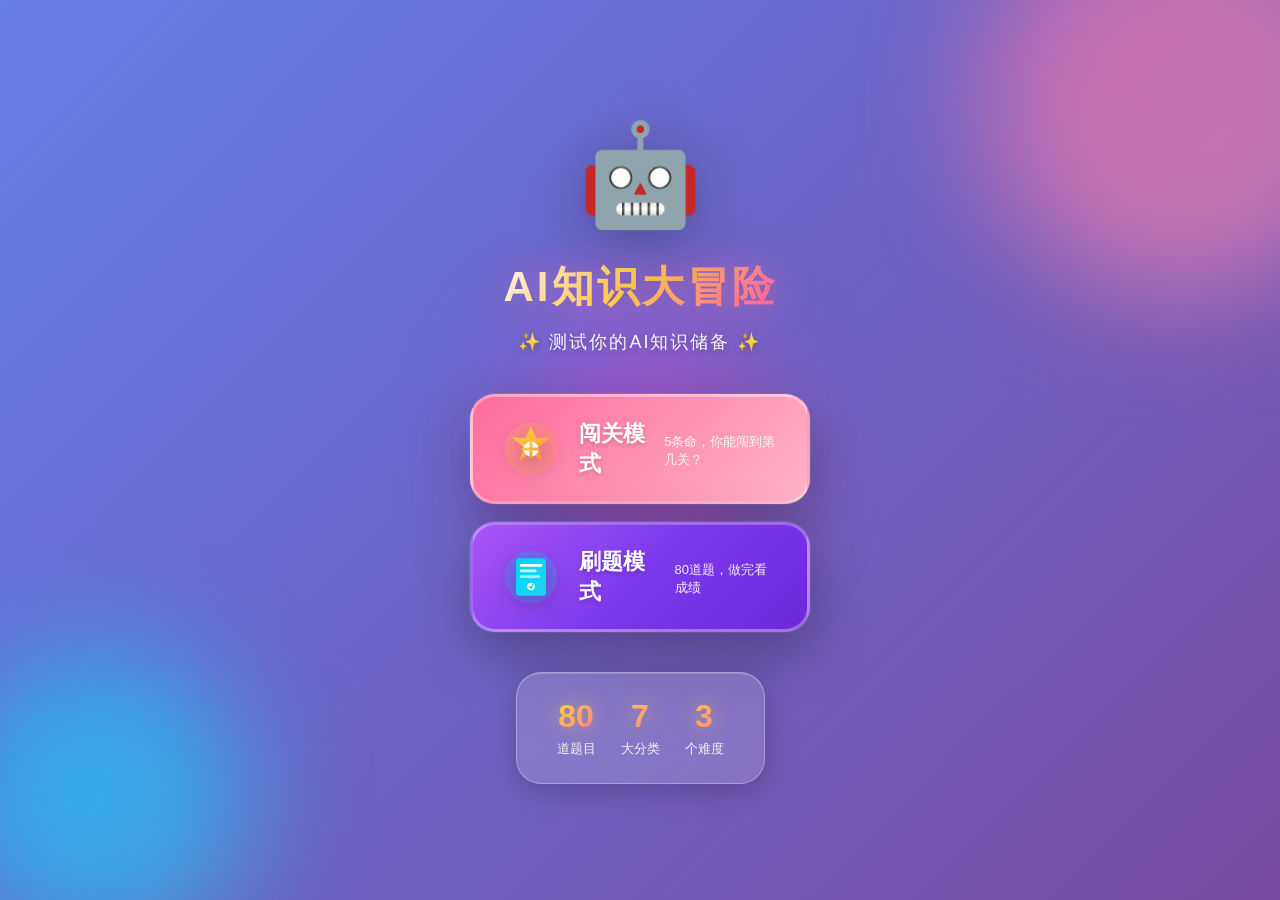
<file: AI game/index.html>
<!DOCTYPE html>
<html lang="zh-CN">
<head>
    <meta charset="UTF-8">
    <meta name="viewport" content="width=device-width, initial-scale=1.0, user-scalable=no">
    <title>AI知识大冒险</title>
    <link rel="stylesheet" href="style.css">
</head>
<body>
    <!-- 背景装饰 -->
    <div class="bg-decoration">
        <div class="bg-circle bg-circle-1"></div>
        <div class="bg-circle bg-circle-2"></div>
        <div class="bg-circle bg-circle-3"></div>
    </div>

    <!-- 主菜单 -->
    <div id="menu-screen" class="screen active">
        <div class="logo">
            <div class="logo-icon">🤖</div>
            <h1>AI知识大冒险</h1>
            <p class="subtitle">✨ 测试你的AI知识储备 ✨</p>
        </div>
        <div class="menu-buttons">
            <button class="btn btn-primary" onclick="showRules('level')">
                <span class="btn-icon">
                    <svg viewBox="0 0 64 64" fill="none" xmlns="http://www.w3.org/2000/svg">
                        <defs>
                            <linearGradient id="levelGrad" x1="0%" y1="0%" x2="100%" y2="100%">
                                <stop offset="0%" style="stop-color:#FFD93D"/>
                                <stop offset="100%" style="stop-color:#FF8C42"/>
                            </linearGradient>
                        </defs>
                        <circle cx="32" cy="32" r="28" fill="url(#levelGrad)" opacity="0.2"/>
                        <path d="M32 8L38 20H52L40 30L44 44L32 36L20 44L24 30L12 20H26L32 8Z" fill="url(#levelGrad)"/>
                        <circle cx="32" cy="32" r="8" fill="white"/>
                        <path d="M32 24V40M24 32H40" stroke="url(#levelGrad)" stroke-width="3" stroke-linecap="round"/>
                    </svg>
                </span>
                <span class="btn-text">闯关模式</span>
                <span class="btn-desc">5条命，你能闯到第几关？</span>
            </button>
            <button class="btn btn-secondary" onclick="showRules('practice')">
                <span class="btn-icon">
                    <svg viewBox="0 0 64 64" fill="none" xmlns="http://www.w3.org/2000/svg">
                        <defs>
                            <linearGradient id="practiceGrad" x1="0%" y1="0%" x2="100%" y2="100%">
                                <stop offset="0%" style="stop-color:#00D4FF"/>
                                <stop offset="100%" style="stop-color:#22D3EE"/>
                            </linearGradient>
                        </defs>
                        <circle cx="32" cy="32" r="28" fill="url(#practiceGrad)" opacity="0.2"/>
                        <rect x="16" y="12" width="32" height="40" rx="4" fill="url(#practiceGrad)"/>
                        <rect x="20" y="18" width="24" height="3" rx="1.5" fill="white"/>
                        <rect x="20" y="24" width="18" height="3" rx="1.5" fill="white" opacity="0.8"/>
                        <rect x="20" y="30" width="22" height="3" rx="1.5" fill="white" opacity="0.6"/>
                        <circle cx="32" cy="42" r="4" fill="white"/>
                        <path d="M30 42L32 44L34 40" stroke="url(#practiceGrad)" stroke-width="1.5" stroke-linecap="round" stroke-linejoin="round"/>
                    </svg>
                </span>
                <span class="btn-text">刷题模式</span>
                <span class="btn-desc">80道题，做完看成绩</span>
            </button>
        </div>
        <div class="stats-preview">
            <div class="stat-item">
                <span class="stat-number">80</span>
                <span class="stat-label">道题目</span>
            </div>
            <div class="stat-item">
                <span class="stat-number">7</span>
                <span class="stat-label">大分类</span>
            </div>
            <div class="stat-item">
                <span class="stat-number">3</span>
                <span class="stat-label">个难度</span>
            </div>
        </div>
    </div>

    <!-- 游戏界面 -->
    <div id="game-screen" class="screen">
        <div class="game-header">
            <div class="header-left">
                <button class="back-btn" onclick="backToMenu()">← 返回</button>
            </div>
            <div class="header-center">
                <div id="mode-badge" class="mode-badge">闯关模式</div>
            </div>
            <div class="header-right">
                <div id="lives-display" class="lives-display">
                    <span class="heart">❤️</span>
                    <span id="lives-count">5</span>
                </div>
            </div>
        </div>

        <div class="progress-section">
            <div class="progress-info">
                <span id="question-counter">第 1 / 80 题</span>
                <span id="score-display">得分: 0</span>
            </div>
            <div class="progress-bar">
                <div id="progress-fill" class="progress-fill"></div>
            </div>
        </div>

        <div class="question-section">
            <div id="category-tag" class="category-tag">🤖 AI基础概念</div>
            <div id="difficulty-tag" class="difficulty-tag">⭐ 入门</div>
            <div id="question-text" class="question-text">这里是题目内容...</div>
        </div>

        <div id="options-container" class="options-container">
            <!-- 选项会动态生成 -->
        </div>

        <div id="feedback-section" class="feedback-section hidden">
            <div id="feedback-icon" class="feedback-icon"></div>
            <div id="feedback-text" class="feedback-text"></div>
            <div id="explanation-text" class="explanation-text"></div>
            <button id="next-btn" class="btn btn-next" onclick="nextQuestion()">下一题 →</button>
        </div>
    </div>

    <!-- 结果页面 -->
    <div id="result-screen" class="screen">
        <div class="result-content">
            <div id="result-icon" class="result-icon">🎉</div>
            <h2 id="result-title">太棒了！</h2>
            <div id="result-stats" class="result-stats">
                <!-- 动态生成 -->
            </div>
            <div class="result-message" id="result-message">
                <!-- 动态生成 -->
            </div>
            <div class="result-buttons">
                <button class="btn btn-primary" onclick="restartGame()">
                    <span class="btn-icon">🔄</span>
                    <span class="btn-text">再来一次</span>
                </button>
                <button class="btn btn-secondary" onclick="backToMenu()">
                    <span class="btn-icon">🏠</span>
                    <span class="btn-text">返回首页</span>
                </button>
            </div>
        </div>
    </div>

    <!-- 游戏结束（闯关模式） -->
    <div id="gameover-screen" class="screen">
        <div class="result-content">
            <div class="result-icon">😢</div>
            <h2>游戏结束</h2>
            <div id="gameover-stats" class="result-stats">
                <!-- 动态生成 -->
            </div>
            <div class="result-message" id="gameover-message">
                <!-- 动态生成 -->
            </div>
            <div class="result-buttons">
                <button class="btn btn-primary" onclick="restartGame()">
                    <span class="btn-icon">🔄</span>
                    <span class="btn-text">重新挑战</span>
                </button>
                <button class="btn btn-secondary" onclick="backToMenu()">
                    <span class="btn-icon">🏠</span>
                    <span class="btn-text">返回首页</span>
                </button>
            </div>
        </div>
    </div>

    <!-- 游戏规则弹窗 -->
    <div id="rules-modal" class="modal hidden">
        <div class="modal-content">
            <div class="modal-header">
                <div id="modal-icon" class="modal-icon">🎮</div>
                <h2 id="modal-title">游戏规则</h2>
            </div>
            <div id="modal-body" class="modal-body">
                <!-- 动态生成 -->
            </div>
            <button class="btn btn-confirm" onclick="confirmRules()">我知道了，开始游戏</button>
        </div>
    </div>

    <script src="game.js"></script>
</body>
</html>
</file>
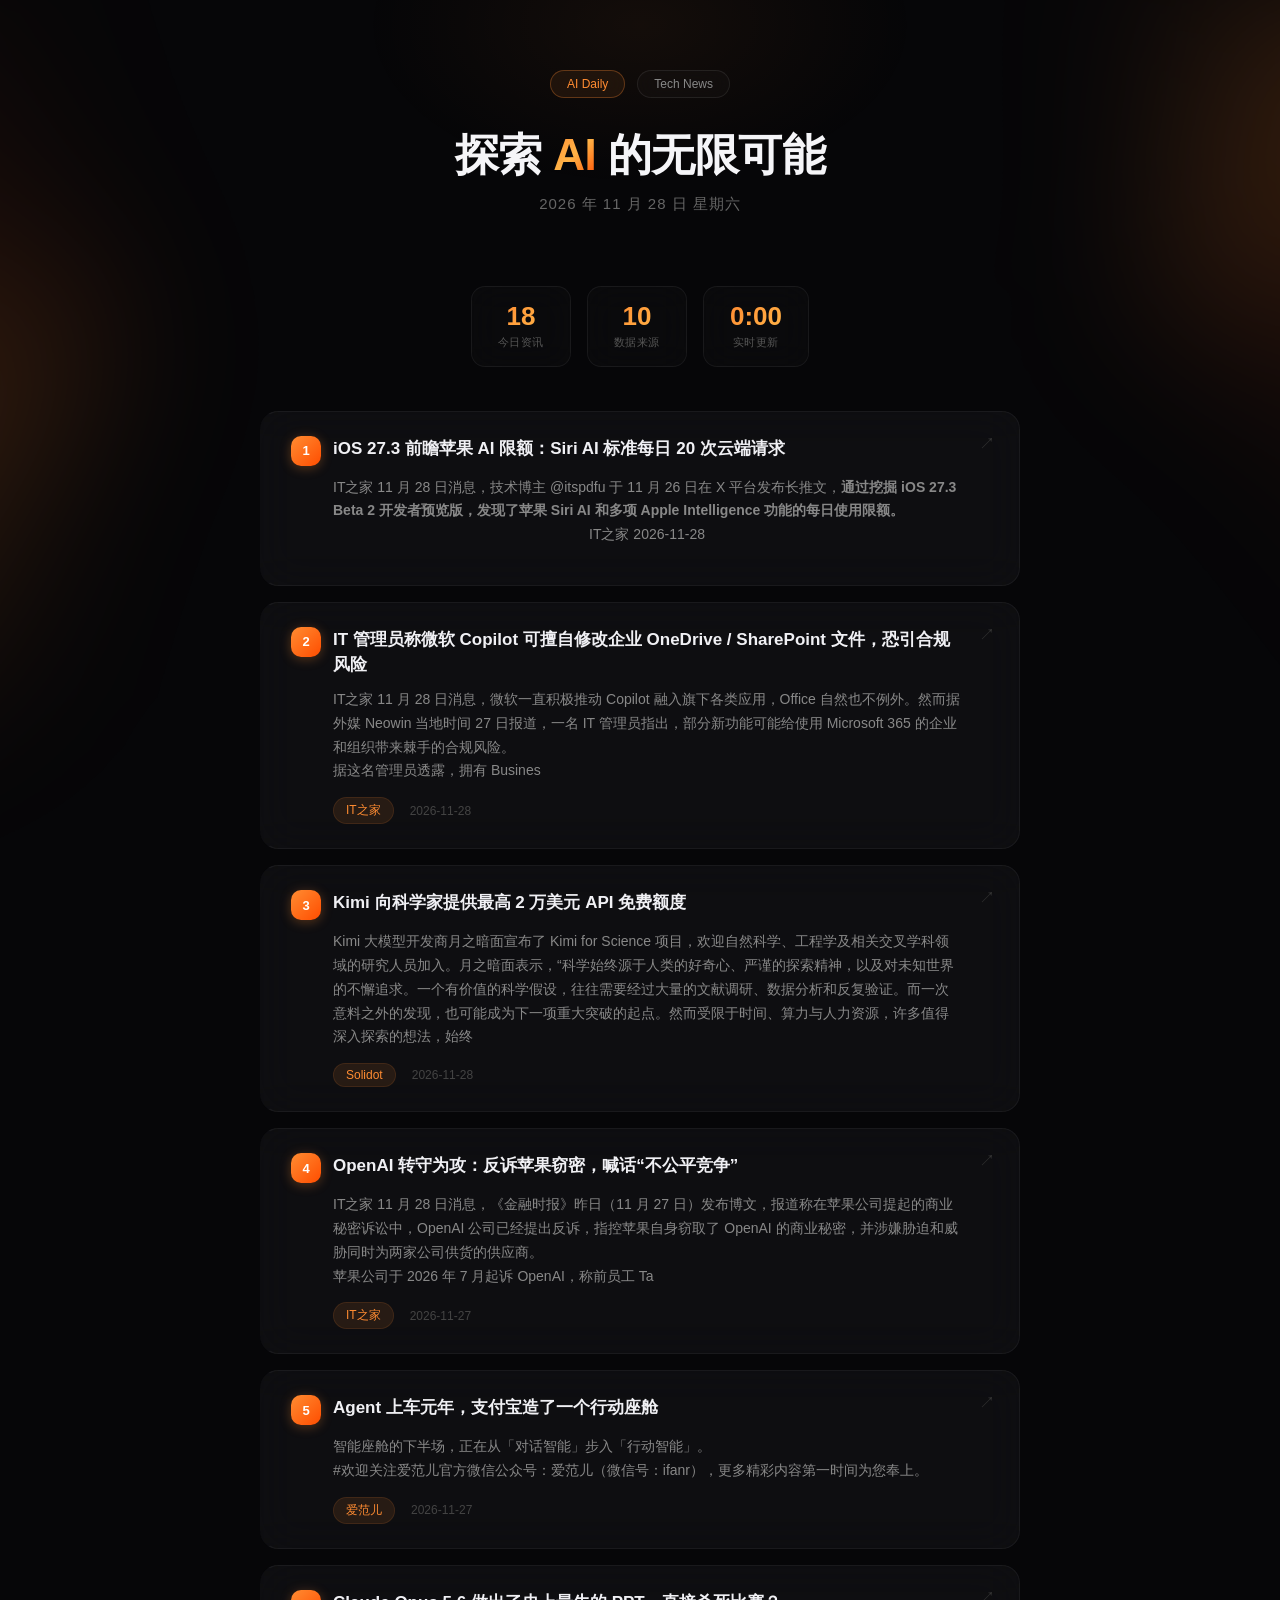
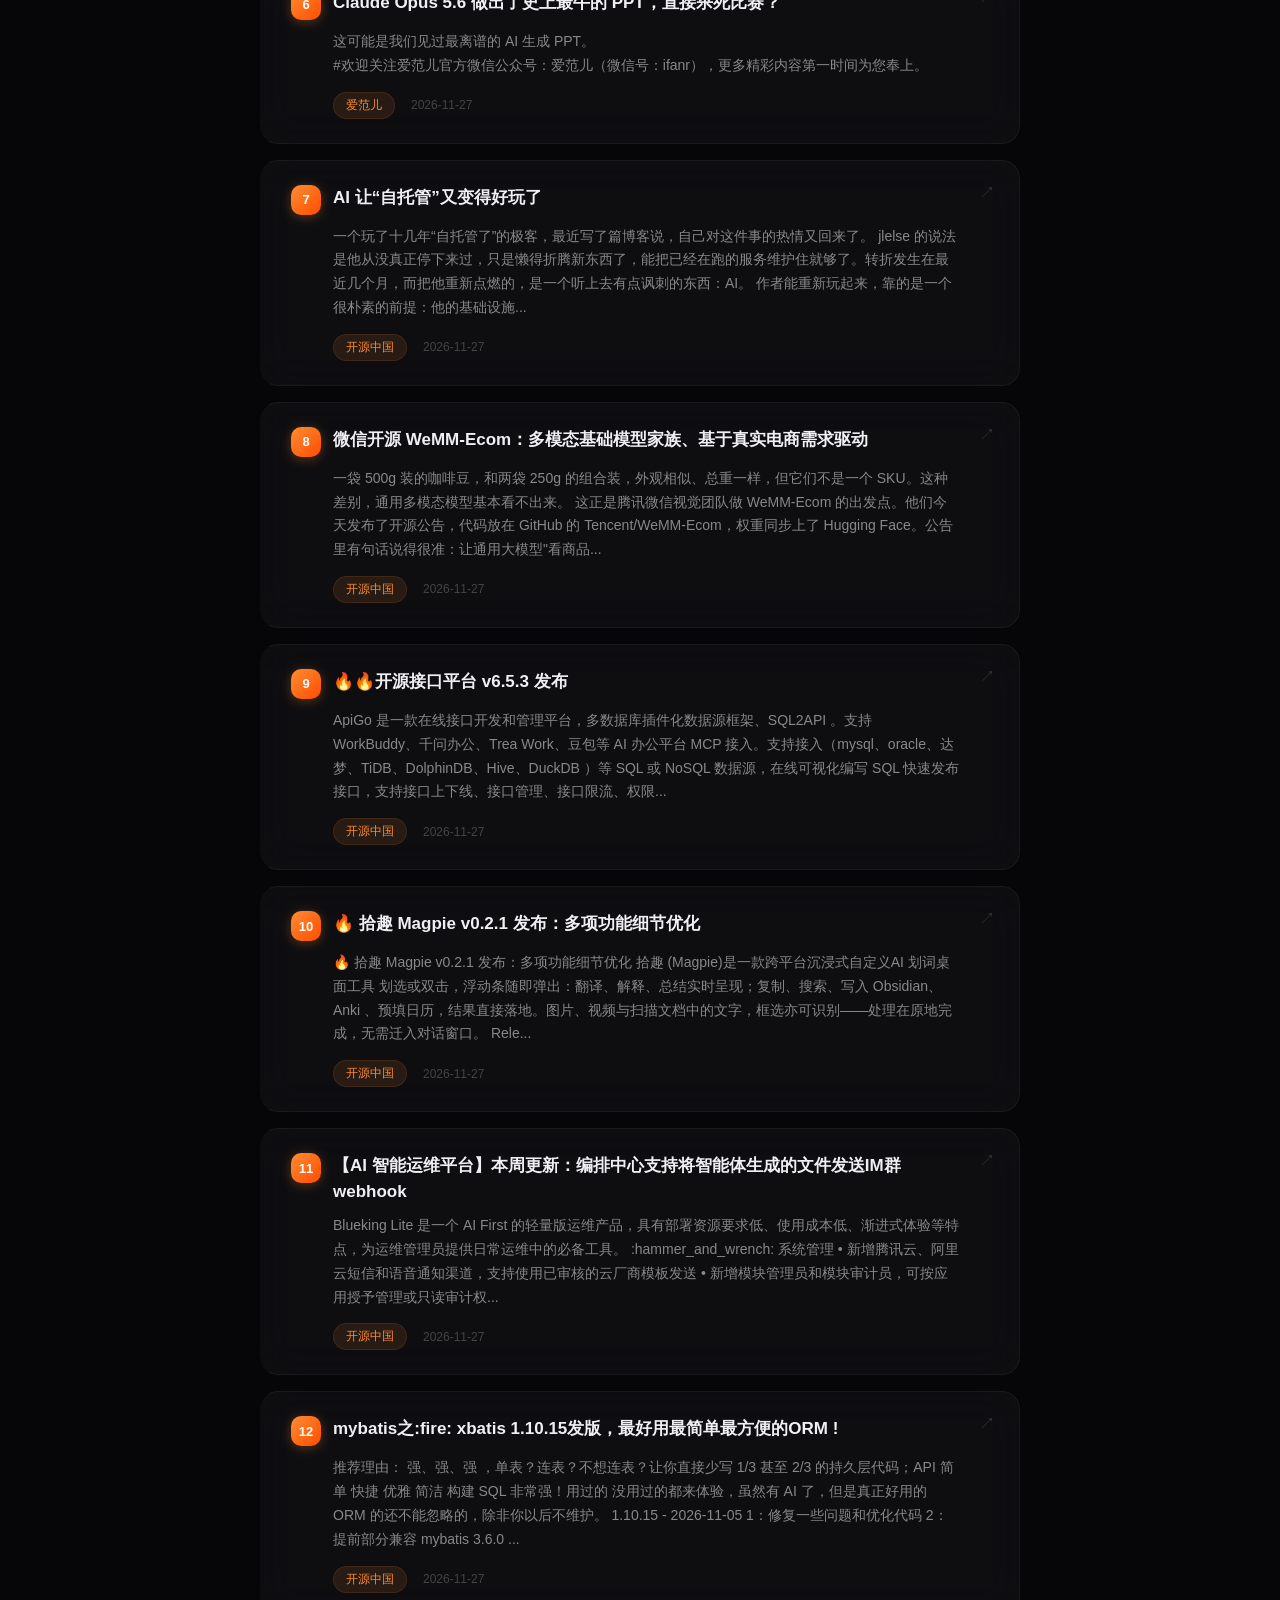
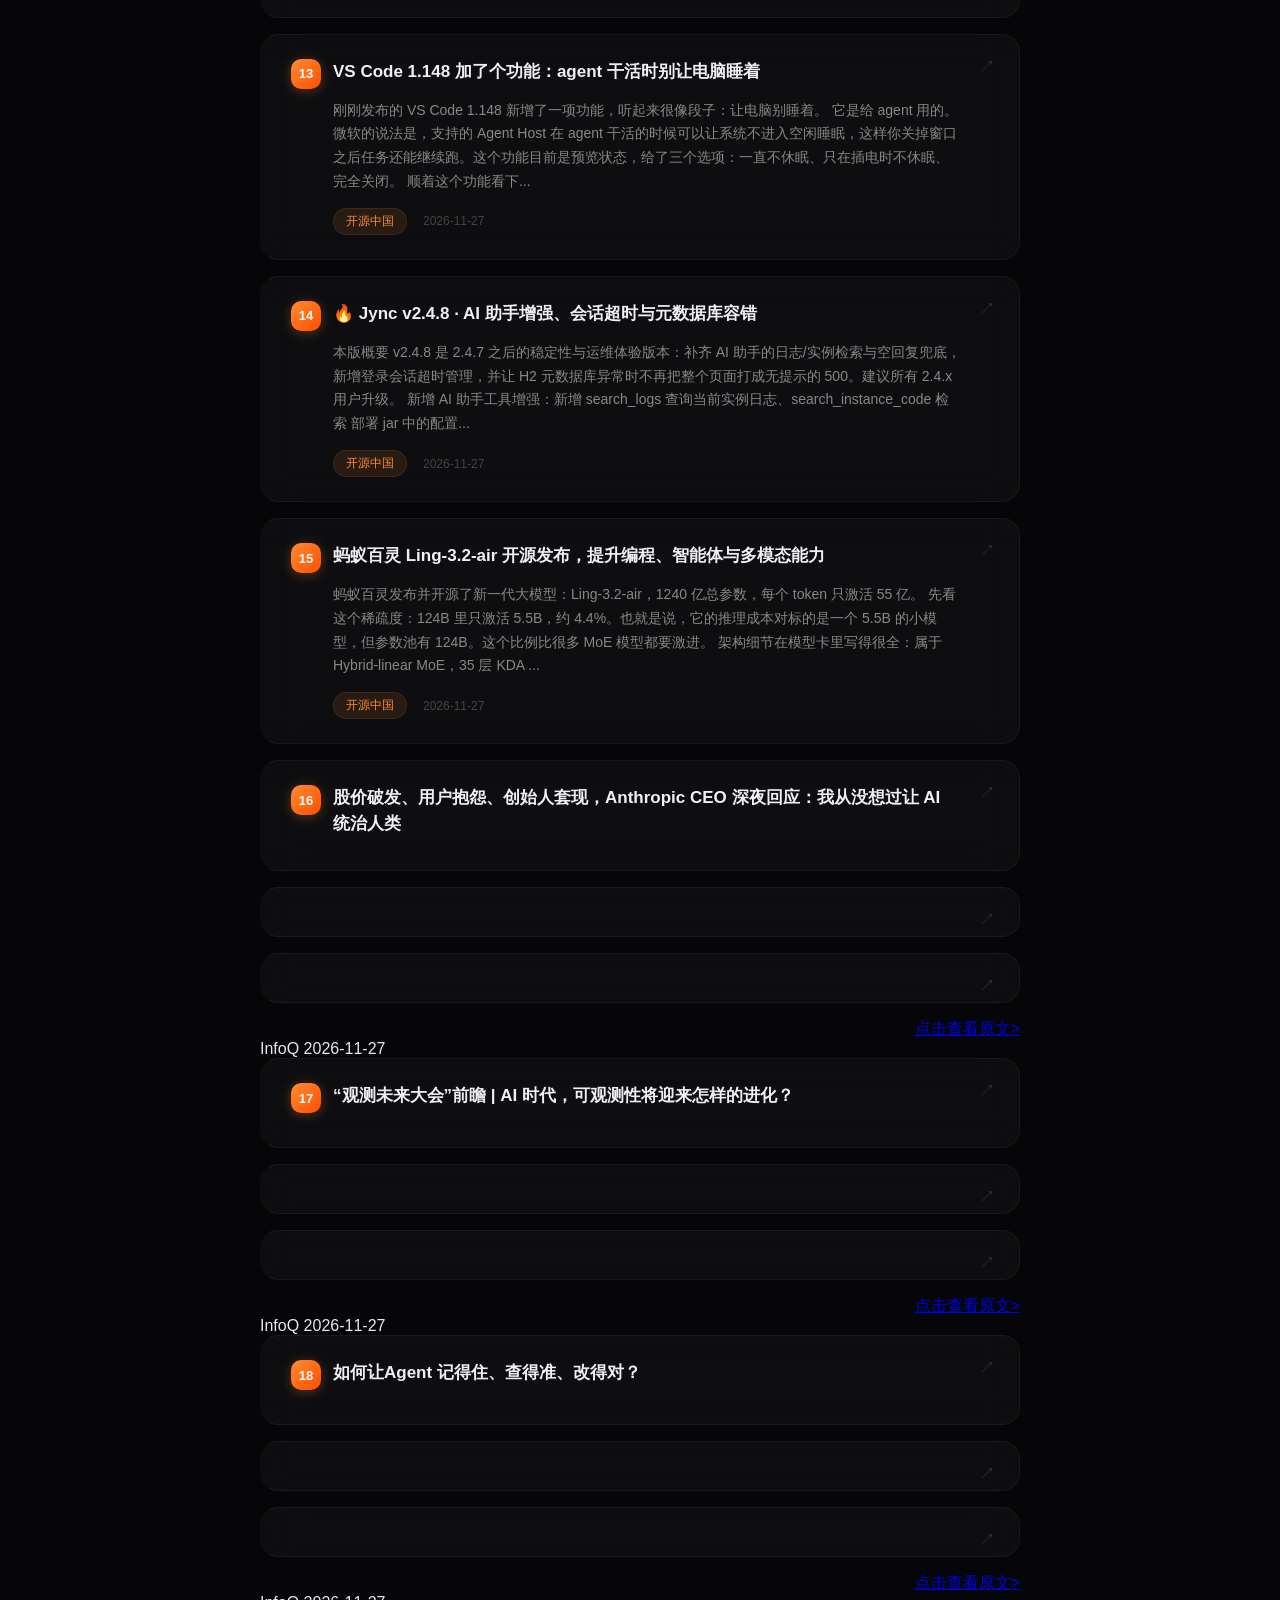
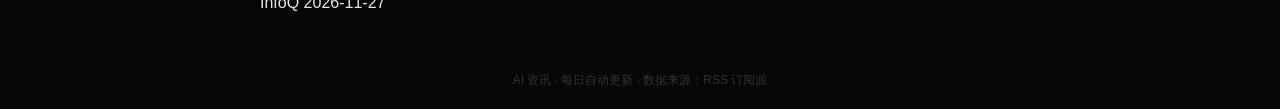
<file: News_Project/index.html>
<!DOCTYPE html>
<html lang="zh-CN">
<head>
<meta charset="UTF-8">
<meta name="viewport" content="width=device-width, initial-scale=1.0">
<title>今日 AI 资讯</title>
<style>
  * { margin: 0; padding: 0; box-sizing: border-box; }

  body {
    font-family: -apple-system, BlinkMacSystemFont, "Segoe UI", "PingFang SC", "Microsoft YaHei", sans-serif;
    background: #060608;
    color: #e8e8ec;
    min-height: 100vh;
    position: relative;
    overflow-x: hidden;
  }

  /* ========== 全局背景光效层 ========== */
  .bg-lights {
    position: fixed;
    inset: 0;
    pointer-events: none;
    z-index: 0;
    overflow: hidden;
  }

  .bg-lights .beam-left {
    position: absolute;
    top: -5%;
    left: -30%;
    width: 80vw;
    height: 80vh;
    background: conic-gradient(from 200deg at 50% 50%, transparent 0deg, rgba(255, 130, 40, 0.20) 50deg, rgba(255, 90, 20, 0.10) 100deg, transparent 160deg);
    filter: blur(80px);
    transform: rotate(-10deg);
  }

  .bg-lights .beam-right {
    position: absolute;
    top: -5%;
    right: -30%;
    width: 80vw;
    height: 80vh;
    background: conic-gradient(from -20deg at 50% 50%, transparent 0deg, rgba(255, 130, 40, 0.20) 50deg, rgba(255, 90, 20, 0.10) 100deg, transparent 160deg);
    filter: blur(80px);
    transform: rotate(10deg);
  }

  .bg-lights .glow-top {
    position: absolute;
    top: -150px;
    left: 50%;
    transform: translateX(-50%);
    width: 600px;
    height: 350px;
    background: radial-gradient(ellipse, rgba(255, 140, 50, 0.06) 0%, transparent 65%);
  }

  .container {
    max-width: 800px;
    margin: 0 auto;
    position: relative;
    z-index: 1;
    padding: 0 20px;
  }

  /* ========== Hero 头部区域 ========== */
  .hero {
    text-align: center;
    padding: 70px 0 36px;
    position: relative;
  }

  /* 顶部标签 pills */
  .hero .top-pills {
    display: inline-flex;
    align-items: center;
    gap: 12px;
    margin-bottom: 32px;
  }

  .hero .pill {
    display: inline-flex;
    align-items: center;
    gap: 6px;
    padding: 6px 16px;
    border-radius: 100px;
    font-size: 12px;
    font-weight: 500;
    border: 1px solid rgba(255, 255, 255, 0.08);
    background: rgba(255, 255, 255, 0.02);
    color: #888;
    backdrop-filter: blur(12px);
    transition: all 0.3s;
    cursor: default;
  }

  .hero .pill.pill-active {
    border-color: rgba(255, 140, 50, 0.30);
    background: rgba(255, 140, 50, 0.08);
    color: #ff8c32;
  }

  /* 大标题 - 白 + 橙渐变 */
  .hero h1 {
    font-size: 44px;
    font-weight: 700;
    color: #f5f5f8;
    line-height: 1.15;
    margin-bottom: 14px;
    letter-spacing: -0.5px;
  }

  .hero h1 .highlight {
    background: linear-gradient(135deg, #ff8c32 0%, #ffb347 50%, #ff4d00 100%);
    -webkit-background-clip: text;
    -webkit-text-fill-color: transparent;
    background-clip: text;
  }

  /* 日期副标题 */
  .hero .date {
    font-size: 15px;
    color: #666;
    letter-spacing: 1px;
    margin-bottom: 36px;
  }

  /* ========== 统计条（微透明框） ========== */
  .stats-bar {
    display: flex;
    justify-content: center;
    gap: 16px;
    margin-bottom: 44px;
    flex-wrap: wrap;
  }

  .stat-item {
    text-align: center;
    padding: 16px 26px;
    min-width: 100px;
    background: rgba(255, 255, 255, 0.02);
    border: 1px solid rgba(255, 255, 255, 0.06);
    border-radius: 14px;
    backdrop-filter: blur(16px);
    transition: all 0.3s;
  }

  .stat-item:hover {
    border-color: rgba(255, 140, 50, 0.18);
    background: rgba(255, 255, 255, 0.035);
    transform: translateY(-2px);
  }

  .stat-item .num {
    font-size: 26px;
    font-weight: 700;
    background: linear-gradient(135deg, #ff8c32 0%, #ffb347 100%);
    -webkit-background-clip: text;
    -webkit-text-fill-color: transparent;
    background-clip: text;
    line-height: 1;
    margin-bottom: 6px;
  }

  .stat-item .label {
    font-size: 11px;
    color: #555;
    font-weight: 500;
    letter-spacing: 0.5px;
  }

  /* 卡片 - 玻璃态暗色 */
  .card {
    background: rgba(255, 255, 255, 0.035);
    border-radius: 18px;
    padding: 24px 28px;
    margin-bottom: 16px;
    border: 1px solid rgba(255, 255, 255, 0.05);
    backdrop-filter: blur(20px) saturate(180%);
    transition: all 0.3s cubic-bezier(0.16, 1, 0.3, 1);
    border-left: 3px solid transparent;
    position: relative;
    overflow: hidden;
    cursor: pointer;
    display: block;
    text-decoration: none;
    color: inherit;
  }

  .card::before {
    content: '';
    position: absolute;
    top: 0;
    left: 0;
    right: 0;
    height: 1px;
    background: linear-gradient(90deg, transparent, rgba(255, 140, 50, 0.25), transparent);
    opacity: 0;
    transition: opacity 0.3s;
  }

  .card:hover {
    transform: translateY(-4px) scale(1.005);
    border-left-color: #ff8c32;
    box-shadow: 0 12px 40px rgba(255, 140, 50, 0.08), 0 0 60px rgba(255, 140, 50, 0.04);
    background: rgba(255, 255, 255, 0.055);
  }

  .card:hover::before {
    opacity: 1;
  }

  .card::after {
    content: "↗";
    position: absolute;
    top: 22px;
    right: 24px;
    font-size: 16px;
    color: #333;
    transition: all 0.3s;
  }

  .card:hover::after {
    color: #ff8c32;
    transform: translate(3px, -3px);
  }

  .card .card-header {
    display: flex;
    align-items: flex-start;
    gap: 12px;
    margin-bottom: 10px;
    padding-right: 30px;
  }

  .card .index {
    flex-shrink: 0;
    width: 30px;
    height: 30px;
    background: linear-gradient(135deg, #ff8c32 0%, #ff4d00 100%);
    border-radius: 10px;
    display: flex;
    align-items: center;
    justify-content: center;
    font-size: 13px;
    font-weight: 700;
    color: #fff;
    box-shadow: 0 2px 12px rgba(255, 140, 50, 0.3);
  }

  .card .title {
    font-size: 17px;
    font-weight: 600;
    color: #f0f0f4;
    line-height: 1.5;
    flex: 1;
  }

  .card .summary {
    font-size: 14px;
    color: #888;
    line-height: 1.7;
    margin-bottom: 14px;
    padding-left: 42px;
    padding-right: 30px;
  }

  .card .meta {
    display: flex;
    align-items: center;
    gap: 16px;
    padding-left: 42px;
    font-size: 12px;
    color: #555;
  }

  .card .meta .source {
    display: inline-flex;
    align-items: center;
    gap: 4px;
    background: rgba(255, 140, 50, 0.10);
    color: #ff8c32;
    padding: 4px 12px;
    border-radius: 20px;
    font-weight: 500;
    border: 1px solid rgba(255, 140, 50, 0.12);
  }

  .card .meta .time {
    color: #444;
  }

  /* 底部 */
  .footer {
    text-align: center;
    margin-top: 40px;
    padding: 20px;
    color: #333;
    font-size: 12px;
  }

  /* 响应式 */
  @media (max-width: 600px) {
    .hero { padding: 48px 0 28px; }
    .hero h1 { font-size: 30px; }
    .container { padding: 0 14px; }
    .card { padding: 18px 16px; }
    .card .summary, .card .meta { padding-left: 0; }
    .card .index { display: none; }
    .card .card-header { padding-right: 24px; }
    .card::after { right: 16px; }
    .stats-bar { gap: 12px; }
    .stat-item { padding: 12px 18px; min-width: 80px; }
    .stat-item .num { font-size: 22px; }
  }
</style>
</head>
<body>

<!-- 背景光效 -->
<div class="bg-lights">
  <div class="beam-left"></div>
  <div class="beam-right"></div>
  <div class="glow-top"></div>
</div>

<div class="container">
  <!-- Hero 头部 -->
  <div class="hero">
    <div class="top-pills">
      <span class="pill pill-active">AI Daily</span>
      <span class="pill">Tech News</span>
    </div>
    <h1>探索 <span class="highlight">AI</span> 的无限可能</h1>
    <p class="date">2026 年 11 月 28 日  星期六</p>
  </div>

  <!-- 统计条 -->
  <div class="stats-bar">
    <div class="stat-item"><div class="num">18</div><div class="label">今日资讯</div></div>
    <div class="stat-item"><div class="num">10</div><div class="label">数据来源</div></div>
    <div class="stat-item"><div class="num">0:00</div><div class="label">实时更新</div></div>
  </div>

  <!-- 资讯列表 -->
  <div class="news-list">
    
    <a class="card" href="https://www.ithome.com/1/033/795.htm" target="_blank" rel="noopener noreferrer" title="点击查看详情">
      <div class="card-header">
        <div class="index">1</div>
        <div class="title">iOS 27.3 前瞻苹果 AI 限额：Siri AI 标准每日 20 次云端请求</div>
      </div>
      <div class="summary"><p data-vmark="41a0">IT之家 11 月 28 日消息，技术博主 @itspdfu 于 11 月 26 日在 X 平台发布长推文，<strong>通过挖掘 iOS 27.3 Beta 2 开发者预览版，发现了苹果 Siri AI 和多项 Apple Intelligence 功能的每日使用限额。</strong></p><p style="text-align: center;</div>
      <div class="meta">
        <span class="source">IT之家</span>
        <span class="time">2026-11-28</span>
      </div>
    </a>
    
    <a class="card" href="https://www.ithome.com/1/033/790.htm" target="_blank" rel="noopener noreferrer" title="点击查看详情">
      <div class="card-header">
        <div class="index">2</div>
        <div class="title">IT 管理员称微软 Copilot 可擅自修改企业 OneDrive / SharePoint 文件，恐引合规风险</div>
      </div>
      <div class="summary"><p data-vmark="27be">IT之家 11 月 28 日消息，微软一直积极推动 Copilot 融入旗下各类应用，Office 自然也不例外。然而据外媒 Neowin 当地时间 27 日报道，一名 IT 管理员指出，部分新功能可能给使用 Microsoft 365 的企业和组织带来棘手的合规风险。</p><p data-vmark="a4d6">据这名管理员透露，拥有 Busines</div>
      <div class="meta">
        <span class="source">IT之家</span>
        <span class="time">2026-11-28</span>
      </div>
    </a>
    
    <a class="card" href="https://www.solidot.org/story?sid=86015" target="_blank" rel="noopener noreferrer" title="点击查看详情">
      <div class="card-header">
        <div class="index">3</div>
        <div class="title">Kimi 向科学家提供最高 2 万美元 API 免费额度</div>
      </div>
      <div class="summary">Kimi 大模型开发商月之暗面宣布了 Kimi for Science 项目，欢迎自然科学、工程学及相关交叉学科领域的研究人员加入。月之暗面表示，“科学始终源于人类的好奇心、严谨的探索精神，以及对未知世界的不懈追求。一个有价值的科学假设，往往需要经过大量的文献调研、数据分析和反复验证。而一次意料之外的发现，也可能成为下一项重大突破的起点。然而受限于时间、算力与人力资源，许多值得深入探索的想法，始终</div>
      <div class="meta">
        <span class="source">Solidot</span>
        <span class="time">2026-11-28</span>
      </div>
    </a>
    
    <a class="card" href="https://www.ithome.com/1/033/780.htm" target="_blank" rel="noopener noreferrer" title="点击查看详情">
      <div class="card-header">
        <div class="index">4</div>
        <div class="title">OpenAI 转守为攻：反诉苹果窃密，喊话“不公平竞争”</div>
      </div>
      <div class="summary"><p data-vmark="e84c">IT之家 11 月 28 日消息，《金融时报》昨日（11 月 27 日）发布博文，报道称在苹果公司提起的商业秘密诉讼中，OpenAI 公司已经提出反诉，指控苹果自身窃取了 OpenAI 的商业秘密，并涉嫌胁迫和威胁同时为两家公司供货的供应商。</p><p data-vmark="45f2">苹果公司于 2026 年 7 月起诉 OpenAI，称前员工 Ta</div>
      <div class="meta">
        <span class="source">IT之家</span>
        <span class="time">2026-11-27</span>
      </div>
    </a>
    
    <a class="card" href="https://www.ifanr.com/1695888?utm_source=rss&utm_medium=rss&utm_campaign" target="_blank" rel="noopener noreferrer" title="点击查看详情">
      <div class="card-header">
        <div class="index">5</div>
        <div class="title">Agent 上车元年，支付宝造了一个行动座舱</div>
      </div>
      <div class="summary">智能座舱的下半场，正在从「对话智能」步入「行动智能」。<p>#欢迎关注爱范儿官方微信公众号：爱范儿（微信号：ifanr），更多精彩内容第一时间为您奉上。</p></div>
      <div class="meta">
        <span class="source">爱范儿</span>
        <span class="time">2026-11-27</span>
      </div>
    </a>
    
    <a class="card" href="https://www.ifanr.com/1695831?utm_source=rss&utm_medium=rss&utm_campaign" target="_blank" rel="noopener noreferrer" title="点击查看详情">
      <div class="card-header">
        <div class="index">6</div>
        <div class="title">Claude Opus 5.6 做出了史上最牛的 PPT，直接杀死比赛？</div>
      </div>
      <div class="summary">这可能是我们见过最离谱的 AI 生成 PPT。<p>#欢迎关注爱范儿官方微信公众号：爱范儿（微信号：ifanr），更多精彩内容第一时间为您奉上。</p></div>
      <div class="meta">
        <span class="source">爱范儿</span>
        <span class="time">2026-11-27</span>
      </div>
    </a>
    
    <a class="card" href="https://www.oschina.net/news/503872/ai-made-self-hosting-fun-again" target="_blank" rel="noopener noreferrer" title="点击查看详情">
      <div class="card-header">
        <div class="index">7</div>
        <div class="title">AI 让“自托管”又变得好玩了</div>
      </div>
      <div class="summary">一个玩了十几年“自托管了”的极客，最近写了篇博客说，自己对这件事的热情又回来了。 jlelse 的说法是他从没真正停下来过，只是懒得折腾新东西了，能把已经在跑的服务维护住就够了。转折发生在最近几个月，而把他重新点燃的，是一个听上去有点讽刺的东西：AI。 作者能重新玩起来，靠的是一个很朴素的前提：他的基础设施...</div>
      <div class="meta">
        <span class="source">开源中国</span>
        <span class="time">2026-11-27</span>
      </div>
    </a>
    
    <a class="card" href="https://www.oschina.net/news/503871" target="_blank" rel="noopener noreferrer" title="点击查看详情">
      <div class="card-header">
        <div class="index">8</div>
        <div class="title">微信开源 WeMM-Ecom：多模态基础模型家族、基于真实电商需求驱动</div>
      </div>
      <div class="summary">一袋 500g 装的咖啡豆，和两袋 250g 的组合装，外观相似、总重一样，但它们不是一个 SKU。这种差别，通用多模态模型基本看不出来。 这正是腾讯微信视觉团队做 WeMM-Ecom 的出发点。他们今天发布了开源公告，代码放在 GitHub 的 Tencent/WeMM-Ecom，权重同步上了 Hugging Face。公告里有句话说得很准：让通用大模型&quot;看商品...</div>
      <div class="meta">
        <span class="source">开源中国</span>
        <span class="time">2026-11-27</span>
      </div>
    </a>
    
    <a class="card" href="https://www.oschina.net/news/503870" target="_blank" rel="noopener noreferrer" title="点击查看详情">
      <div class="card-header">
        <div class="index">9</div>
        <div class="title">🔥🔥开源接口平台 v6.5.3 发布</div>
      </div>
      <div class="summary">ApiGo 是一款在线接口开发和管理平台，多数据库插件化数据源框架、SQL2API 。支持 WorkBuddy、千问办公、Trea Work、豆包等 AI 办公平台 MCP 接入。支持接入（mysql、oracle、达梦、TiDB、DolphinDB、Hive、DuckDB ）等 SQL 或 NoSQL 数据源，在线可视化编写 SQL 快速发布接口，支持接口上下线、接口管理、接口限流、权限...</div>
      <div class="meta">
        <span class="source">开源中国</span>
        <span class="time">2026-11-27</span>
      </div>
    </a>
    
    <a class="card" href="https://www.oschina.net/news/503869" target="_blank" rel="noopener noreferrer" title="点击查看详情">
      <div class="card-header">
        <div class="index">10</div>
        <div class="title">🔥 拾趣 Magpie v0.2.1 发布：多项功能细节优化</div>
      </div>
      <div class="summary">🔥 拾趣 Magpie v0.2.1 发布：多项功能细节优化 拾趣 (Magpie)是一款跨平台沉浸式自定义AI 划词桌面工具 划选或双击，浮动条随即弹出：翻译、解释、总结实时呈现；复制、搜索、写入 Obsidian、Anki 、预填日历，结果直接落地。图片、视频与扫描文档中的文字，框选亦可识别——处理在原地完成，无需迁入对话窗口。 Rele...</div>
      <div class="meta">
        <span class="source">开源中国</span>
        <span class="time">2026-11-27</span>
      </div>
    </a>
    
    <a class="card" href="https://www.oschina.net/news/503868" target="_blank" rel="noopener noreferrer" title="点击查看详情">
      <div class="card-header">
        <div class="index">11</div>
        <div class="title">【AI 智能运维平台】本周更新：编排中心支持将智能体生成的文件发送IM群webhook</div>
      </div>
      <div class="summary">Blueking Lite 是一个 AI First 的轻量版运维产品，具有部署资源要求低、使用成本低、渐进式体验等特点，为运维管理员提供日常运维中的必备工具。 :hammer_and_wrench: 系统管理 • 新增腾讯云、阿里云短信和语音通知渠道，支持使用已审核的云厂商模板发送 • 新增模块管理员和模块审计员，可按应用授予管理或只读审计权...</div>
      <div class="meta">
        <span class="source">开源中国</span>
        <span class="time">2026-11-27</span>
      </div>
    </a>
    
    <a class="card" href="https://www.oschina.net/news/503866" target="_blank" rel="noopener noreferrer" title="点击查看详情">
      <div class="card-header">
        <div class="index">12</div>
        <div class="title">mybatis之:fire: xbatis 1.10.15发版，最好用最简单最方便的ORM !</div>
      </div>
      <div class="summary">推荐理由： 强、强、强 ，单表？连表？不想连表？让你直接少写 1/3 甚至 2/3 的持久层代码；API 简单 快捷 优雅 简洁 构建 SQL 非常强！用过的 没用过的都来体验，虽然有 AI 了，但是真正好用的 ORM 的还不能忽略的，除非你以后不维护。 1.10.15 - 2026-11-05 1：修复一些问题和优化代码 2：提前部分兼容 mybatis 3.6.0 ...</div>
      <div class="meta">
        <span class="source">开源中国</span>
        <span class="time">2026-11-27</span>
      </div>
    </a>
    
    <a class="card" href="https://www.oschina.net/news/503865/visual-studio-code-v1-148" target="_blank" rel="noopener noreferrer" title="点击查看详情">
      <div class="card-header">
        <div class="index">13</div>
        <div class="title">VS Code 1.148 加了个功能：agent 干活时别让电脑睡着</div>
      </div>
      <div class="summary">刚刚发布的 VS Code 1.148 新增了一项功能，听起来很像段子：让电脑别睡着。 它是给 agent 用的。微软的说法是，支持的 Agent Host 在 agent 干活的时候可以让系统不进入空闲睡眠，这样你关掉窗口之后任务还能继续跑。这个功能目前是预览状态，给了三个选项：一直不休眠、只在插电时不休眠、完全关闭。 顺着这个功能看下...</div>
      <div class="meta">
        <span class="source">开源中国</span>
        <span class="time">2026-11-27</span>
      </div>
    </a>
    
    <a class="card" href="https://www.oschina.net/news/503853" target="_blank" rel="noopener noreferrer" title="点击查看详情">
      <div class="card-header">
        <div class="index">14</div>
        <div class="title">🔥 Jync v2.4.8 · AI 助手增强、会话超时与元数据库容错</div>
      </div>
      <div class="summary">本版概要 v2.4.8 是 2.4.7 之后的稳定性与运维体验版本：补齐 AI 助手的日志/实例检索与空回复兜底， 新增登录会话超时管理，并让 H2 元数据库异常时不再把整个页面打成无提示的 500。建议所有 2.4.x 用户升级。 新增 AI 助手工具增强：新增 search_logs 查询当前实例日志、search_instance_code 检索 部署 jar 中的配置...</div>
      <div class="meta">
        <span class="source">开源中国</span>
        <span class="time">2026-11-27</span>
      </div>
    </a>
    
    <a class="card" href="https://www.oschina.net/news/503847" target="_blank" rel="noopener noreferrer" title="点击查看详情">
      <div class="card-header">
        <div class="index">15</div>
        <div class="title">蚂蚁百灵 Ling-3.2-air 开源发布，提升编程、智能体与多模态能力</div>
      </div>
      <div class="summary">蚂蚁百灵发布并开源了新一代大模型：Ling-3.2-air，1240 亿总参数，每个 token 只激活 55 亿。 先看这个稀疏度：124B 里只激活 5.5B，约 4.4%。也就是说，它的推理成本对标的是一个 5.5B 的小模型，但参数池有 124B。这个比例比很多 MoE 模型都要激进。 架构细节在模型卡里写得很全：属于 Hybrid-linear MoE，35 层 KDA ...</div>
      <div class="meta">
        <span class="source">开源中国</span>
        <span class="time">2026-11-27</span>
      </div>
    </a>
    
    <a class="card" href="https://www.infoq.cn/article/FDR8k5bNu9eWklHh9NmI?utm_source=rss&utm_medium=article" target="_blank" rel="noopener noreferrer" title="点击查看详情">
      <div class="card-header">
        <div class="index">16</div>
        <div class="title">股价破发、用户抱怨、创始人套现，Anthropic CEO 深夜回应：我从没想过让 AI 统治人类</div>
      </div>
      <div class="summary"><div align='right'><a href='https://www.infoq.cn/article/FDR8k5bNu9eWklHh9NmI?utm_source=rss&utm_medium=article'>点击查看原文></a></div></div>
      <div class="meta">
        <span class="source">InfoQ</span>
        <span class="time">2026-11-27</span>
      </div>
    </a>
    
    <a class="card" href="https://www.infoq.cn/article/deKZOTSuqBy0T3VYMpTE?utm_source=rss&utm_medium=article" target="_blank" rel="noopener noreferrer" title="点击查看详情">
      <div class="card-header">
        <div class="index">17</div>
        <div class="title">“观测未来大会”前瞻 | AI 时代，可观测性将迎来怎样的进化？</div>
      </div>
      <div class="summary"><div align='right'><a href='https://www.infoq.cn/article/deKZOTSuqBy0T3VYMpTE?utm_source=rss&utm_medium=article'>点击查看原文></a></div></div>
      <div class="meta">
        <span class="source">InfoQ</span>
        <span class="time">2026-11-27</span>
      </div>
    </a>
    
    <a class="card" href="https://www.infoq.cn/article/DUG6LEgK9Vi4sGy6QYTW?utm_source=rss&utm_medium=article" target="_blank" rel="noopener noreferrer" title="点击查看详情">
      <div class="card-header">
        <div class="index">18</div>
        <div class="title">如何让Agent 记得住、查得准、改得对？</div>
      </div>
      <div class="summary"><div align='right'><a href='https://www.infoq.cn/article/DUG6LEgK9Vi4sGy6QYTW?utm_source=rss&utm_medium=article'>点击查看原文></a></div></div>
      <div class="meta">
        <span class="source">InfoQ</span>
        <span class="time">2026-11-27</span>
      </div>
    </a>
    
  </div>

  <!-- 底部 -->
  <div class="footer">
    AI 资讯 · 每日自动更新 · 数据来源：RSS 订阅源
  </div>
</div>

</body>
</html>
</file>
<file: AI game/style.css>
* {
    margin: 0;
    padding: 0;
    box-sizing: border-box;
    -webkit-tap-highlight-color: transparent;
}

:root {
    --primary: #FF6B9D;
    --primary-light: #FF8FB1;
    --secondary: #00D4FF;
    --accent: #FFD93D;
    --accent-orange: #FF8C42;
    --purple: #A855F7;
    --purple-dark: #7C3AED;
    --cyan: #22D3EE;
    --green: #10B981;
    --pink: #EC4899;
    --danger: #EF4444;
    --bg-gradient: linear-gradient(135deg, #667eea 0%, #764ba2 25%, #f093fb 50%, #f5576c 75%, #4facfe 100%);
    --card-bg: rgba(255, 255, 255, 0.95);
    --glass-bg: rgba(255, 255, 255, 0.15);
    --text-dark: #1a1a2e;
    --text-light: #636e72;
    --shadow-3d: 0 20px 60px rgba(0, 0, 0, 0.3), 0 0 0 1px rgba(255, 255, 255, 0.1);
    --shadow-card: 0 25px 50px rgba(0, 0, 0, 0.25), 0 0 100px rgba(168, 85, 247, 0.3);
    --shadow-glow: 0 0 40px rgba(168, 85, 247, 0.5), 0 0 80px rgba(236, 72, 153, 0.3);
}

body {
    font-family: 'PingFang SC', 'Microsoft YaHei', sans-serif;
    background: var(--bg-gradient);
    background-size: 400% 400%;
    animation: gradientBG 15s ease infinite;
    min-height: 100vh;
    overflow-x: hidden;
    color: var(--text-dark);
}

@keyframes gradientBG {
    0% { background-position: 0% 50%; }
    50% { background-position: 100% 50%; }
    100% { background-position: 0% 50%; }
}

.screen {
    display: none;
    min-height: 100vh;
    padding: 20px;
    animation: fadeIn 0.5s ease;
}

.screen.active {
    display: flex;
    flex-direction: column;
    align-items: center;
    justify-content: center;
}

@keyframes fadeIn {
    from { opacity: 0; transform: translateY(30px) scale(0.95); }
    to { opacity: 1; transform: translateY(0) scale(1); }
}

@keyframes bounce {
    0%, 100% { transform: translateY(0) rotate(0deg); }
    25% { transform: translateY(-15px) rotate(-2deg); }
    75% { transform: translateY(-5px) rotate(2deg); }
}

@keyframes float {
    0%, 100% { transform: translateY(0) translateX(0); }
    25% { transform: translateY(-20px) translateX(10px); }
    50% { transform: translateY(-10px) translateX(-5px); }
    75% { transform: translateY(-15px) translateX(5px); }
}

@keyframes pulse {
    0%, 100% { transform: scale(1); }
    50% { transform: scale(1.08); }
}

@keyframes shimmer {
    0% { background-position: -200% center; }
    100% { background-position: 200% center; }
}

@keyframes glow {
    0%, 100% { box-shadow: 0 0 20px rgba(168, 85, 247, 0.5), 0 0 40px rgba(236, 72, 153, 0.3); }
    50% { box-shadow: 0 0 40px rgba(168, 85, 247, 0.8), 0 0 80px rgba(236, 72, 153, 0.5); }
}

@keyframes heartBeat {
    0%, 100% { transform: scale(1); }
    25% { transform: scale(1.3); }
    50% { transform: scale(1); }
    75% { transform: scale(1.15); }
}

@keyframes shake {
    0%, 100% { transform: translateX(0); }
    25% { transform: translateX(-8px); }
    75% { transform: translateX(8px); }
}

@keyframes rotateIn {
    from { transform: rotate(-10deg) scale(0.8); opacity: 0; }
    to { transform: rotate(0deg) scale(1); opacity: 1; }
}

@keyframes slideUp {
    from { transform: translateY(50px); opacity: 0; }
    to { transform: translateY(0); opacity: 1; }
}

/* 装饰性背景元素 */
.bg-decoration {
    position: fixed;
    top: 0;
    left: 0;
    width: 100%;
    height: 100%;
    pointer-events: none;
    z-index: 0;
    overflow: hidden;
}

.bg-circle {
    position: absolute;
    border-radius: 50%;
    filter: blur(60px);
    opacity: 0.6;
}

.bg-circle-1 {
    width: 400px;
    height: 400px;
    background: linear-gradient(135deg, #FF6B9D, #FF8FB1);
    top: -100px;
    right: -100px;
    animation: float 8s ease-in-out infinite;
}

.bg-circle-2 {
    width: 300px;
    height: 300px;
    background: linear-gradient(135deg, #00D4FF, #22D3EE);
    bottom: -50px;
    left: -50px;
    animation: float 10s ease-in-out infinite reverse;
}

.bg-circle-3 {
    width: 250px;
    height: 250px;
    background: linear-gradient(135deg, #A855F7, #EC4899);
    top: 50%;
    left: 50%;
    transform: translate(-50%, -50%);
    animation: float 12s ease-in-out infinite;
}

/* 主菜单样式 */
.logo {
    text-align: center;
    margin-bottom: 40px;
    position: relative;
    z-index: 1;
}

.logo-icon {
    font-size: 100px;
    animation: float 3s ease-in-out infinite;
    margin-bottom: 25px;
    filter: drop-shadow(0 10px 30px rgba(0, 0, 0, 0.3));
    display: inline-block;
}

.logo h1 {
    font-size: 42px;
    font-weight: 900;
    background: linear-gradient(135deg, #fff 0%, #FFD93D 25%, #FF6B9D 50%, #A855F7 75%, #00D4FF 100%);
    background-size: 200% auto;
    -webkit-background-clip: text;
    -webkit-text-fill-color: transparent;
    background-clip: text;
    animation: shimmer 3s linear infinite;
    text-shadow: 0 0 40px rgba(255, 107, 157, 0.5);
    margin-bottom: 15px;
    letter-spacing: 3px;
}

.logo .subtitle {
    color: rgba(255, 255, 255, 0.95);
    font-size: 18px;
    font-weight: 500;
    text-shadow: 0 2px 10px rgba(0, 0, 0, 0.3);
    letter-spacing: 2px;
}

.menu-buttons {
    display: flex;
    flex-direction: column;
    gap: 18px;
    width: 100%;
    max-width: 340px;
    margin-bottom: 40px;
    position: relative;
    z-index: 1;
}

.btn {
    border: none;
    border-radius: 25px;
    padding: 22px 28px;
    cursor: pointer;
    transition: all 0.4s cubic-bezier(0.175, 0.885, 0.32, 1.275);
    display: flex;
    align-items: center;
    gap: 18px;
    box-shadow: var(--shadow-3d);
    text-align: left;
    position: relative;
    overflow: hidden;
}

.btn::before {
    content: '';
    position: absolute;
    top: 0;
    left: -100%;
    width: 100%;
    height: 100%;
    background: linear-gradient(90deg, transparent, rgba(255, 255, 255, 0.3), transparent);
    transition: left 0.5s;
}

.btn:hover::before {
    left: 100%;
}

.btn:active {
    transform: scale(0.96) translateY(2px);
}

.btn-primary {
    background: linear-gradient(135deg, #FF6B9D 0%, #FF8FB1 50%, #FFB3C6 100%);
    color: white;
    border: 3px solid rgba(255, 255, 255, 0.3);
}

.btn-primary:hover {
    transform: translateY(-5px) scale(1.02);
    box-shadow: 0 25px 50px rgba(255, 107, 157, 0.5), 0 0 30px rgba(255, 107, 157, 0.3);
}

.btn-secondary {
    background: linear-gradient(135deg, #A855F7 0%, #7C3AED 50%, #6D28D9 100%);
    color: white;
    border: 3px solid rgba(255, 255, 255, 0.3);
}

.btn-secondary:hover {
    transform: translateY(-5px) scale(1.02);
    box-shadow: 0 25px 50px rgba(168, 85, 247, 0.5), 0 0 30px rgba(168, 85, 247, 0.3);
}

.btn-icon {
    width: 60px;
    height: 60px;
    flex-shrink: 0;
    filter: drop-shadow(0 5px 10px rgba(0, 0, 0, 0.25));
}

.btn-icon svg {
    width: 100%;
    height: 100%;
}

.btn-text {
    font-size: 22px;
    font-weight: bold;
    display: block;
    text-shadow: 0 2px 4px rgba(0, 0, 0, 0.2);
}

.btn-desc {
    font-size: 13px;
    opacity: 0.9;
    display: block;
    margin-top: 3px;
    font-weight: 400;
}

.stats-preview {
    display: flex;
    gap: 25px;
    background: var(--glass-bg);
    backdrop-filter: blur(20px);
    padding: 25px 40px;
    border-radius: 25px;
    box-shadow: 0 8px 32px rgba(0, 0, 0, 0.2), inset 0 1px 0 rgba(255, 255, 255, 0.2);
    border: 1px solid rgba(255, 255, 255, 0.3);
    position: relative;
    z-index: 1;
}

.stat-item {
    text-align: center;
}

.stat-number {
    font-size: 32px;
    font-weight: 900;
    background: linear-gradient(135deg, #FFD93D, #FF6B9D);
    -webkit-background-clip: text;
    -webkit-text-fill-color: transparent;
    background-clip: text;
    display: block;
    text-shadow: 0 0 20px rgba(255, 217, 61, 0.5);
}

.stat-label {
    font-size: 13px;
    color: rgba(255, 255, 255, 0.9);
    display: block;
    margin-top: 5px;
    font-weight: 500;
}

/* 游戏界面样式 */
#game-screen,
#result-screen,
#gameover-screen {
    background: linear-gradient(135deg, #1a1a2e 0%, #16213e 50%, #0f3460 100%);
}

.game-header {
    width: 100%;
    display: flex;
    justify-content: space-between;
    align-items: center;
    margin-bottom: 20px;
    padding: 15px 20px;
    background: var(--glass-bg);
    backdrop-filter: blur(20px);
    border-radius: 20px;
    border: 1px solid rgba(255, 255, 255, 0.2);
}

.back-btn {
    background: linear-gradient(135deg, rgba(255, 255, 255, 0.2), rgba(255, 255, 255, 0.1));
    border: 2px solid rgba(255, 255, 255, 0.3);
    color: white;
    padding: 10px 18px;
    border-radius: 15px;
    font-size: 14px;
    cursor: pointer;
    transition: all 0.3s ease;
    font-weight: 500;
}

.back-btn:hover {
    background: rgba(255, 255, 255, 0.3);
    transform: translateX(-3px);
}

.mode-badge {
    background: linear-gradient(135deg, #FF6B9D, #A855F7);
    padding: 10px 25px;
    border-radius: 20px;
    font-weight: bold;
    color: white;
    box-shadow: 0 5px 20px rgba(255, 107, 157, 0.4);
    font-size: 15px;
    letter-spacing: 1px;
}

.lives-display {
    background: linear-gradient(135deg, #FF6B6B, #EF4444);
    padding: 12px 22px;
    border-radius: 25px;
    display: flex;
    align-items: center;
    gap: 10px;
    border: 3px solid rgba(255, 255, 255, 0.5);
    box-shadow: 0 8px 25px rgba(255, 107, 107, 0.5);
}

.lives-display .heart {
    font-size: 24px;
    animation: heartBeat 1s infinite;
}

#lives-count {
    font-weight: bold;
    color: white;
    font-size: 24px;
    text-shadow: 0 2px 4px rgba(0, 0, 0, 0.2);
}

.progress-section {
    width: 100%;
    max-width: 500px;
    margin-bottom: 25px;
}

.progress-info {
    display: flex;
    justify-content: space-between;
    color: white;
    margin-bottom: 10px;
    font-size: 15px;
    font-weight: 500;
    text-shadow: 0 2px 8px rgba(0, 0, 0, 0.3);
}

.progress-bar {
    height: 12px;
    background: rgba(255, 255, 255, 0.2);
    border-radius: 10px;
    overflow: hidden;
    box-shadow: inset 0 2px 4px rgba(0, 0, 0, 0.2);
}

.progress-fill {
    height: 100%;
    background: linear-gradient(90deg, #00D4FF, #A855F7, #FF6B9D);
    border-radius: 10px;
    transition: width 0.5s cubic-bezier(0.4, 0, 0.2, 1);
    width: 0%;
    box-shadow: 0 0 20px rgba(0, 212, 255, 0.5);
}

.question-section {
    background: linear-gradient(135deg, rgba(255, 255, 255, 0.95), rgba(255, 255, 255, 0.9));
    border-radius: 30px;
    padding: 30px;
    width: 100%;
    max-width: 500px;
    box-shadow: var(--shadow-card);
    margin-bottom: 20px;
    position: relative;
    border: 2px solid rgba(255, 255, 255, 0.5);
}

.category-tag {
    position: absolute;
    top: -15px;
    left: 25px;
    background: linear-gradient(135deg, #A855F7, #7C3AED);
    color: white;
    padding: 8px 18px;
    border-radius: 15px;
    font-size: 13px;
    font-weight: bold;
    box-shadow: 0 5px 15px rgba(168, 85, 247, 0.4);
    letter-spacing: 1px;
}

.difficulty-tag {
    position: absolute;
    top: -15px;
    right: 25px;
    background: linear-gradient(135deg, #FFD93D, #FF8C42);
    color: var(--text-dark);
    padding: 8px 18px;
    border-radius: 15px;
    font-size: 13px;
    font-weight: bold;
    box-shadow: 0 5px 15px rgba(255, 217, 61, 0.4);
    letter-spacing: 1px;
}

.question-text {
    font-size: 20px;
    line-height: 1.7;
    margin-top: 20px;
    color: var(--text-dark);
    font-weight: 500;
}

.options-container {
    width: 100%;
    max-width: 500px;
    display: flex;
    flex-direction: column;
    gap: 14px;
}

.option-btn {
    background: linear-gradient(135deg, rgba(255, 255, 255, 0.95), rgba(255, 255, 255, 0.9));
    border: 3px solid rgba(168, 85, 247, 0.3);
    border-radius: 20px;
    padding: 20px 22px;
    text-align: left;
    cursor: pointer;
    transition: all 0.4s cubic-bezier(0.175, 0.885, 0.32, 1.275);
    box-shadow: 0 8px 25px rgba(0, 0, 0, 0.15);
    display: flex;
    align-items: center;
    gap: 15px;
    font-size: 17px;
    position: relative;
    overflow: hidden;
}

.option-btn::before {
    content: '';
    position: absolute;
    top: 0;
    left: -100%;
    width: 100%;
    height: 100%;
    background: linear-gradient(90deg, transparent, rgba(168, 85, 247, 0.1), transparent);
    transition: left 0.5s;
}

.option-btn:hover::before {
    left: 100%;
}

.option-btn:hover {
    border-color: var(--purple);
    transform: translateX(8px) scale(1.02);
    box-shadow: 0 12px 35px rgba(168, 85, 247, 0.3);
}

.option-btn:active {
    transform: scale(0.98);
}

.option-letter {
    width: 42px;
    height: 42px;
    border-radius: 50%;
    background: linear-gradient(135deg, #A855F7, #7C3AED);
    color: white;
    display: flex;
    align-items: center;
    justify-content: center;
    font-weight: bold;
    flex-shrink: 0;
    box-shadow: 0 5px 15px rgba(168, 85, 247, 0.4);
    font-size: 18px;
}

.option-text {
    flex: 1;
    color: var(--text-dark);
    font-weight: 500;
}

.option-btn.correct {
    border-color: var(--green);
    background: linear-gradient(135deg, #D1FAE5, #A7F3D0);
    animation: pulse 0.4s ease;
    box-shadow: 0 10px 30px rgba(16, 185, 129, 0.4);
}

.option-btn.correct .option-letter {
    background: linear-gradient(135deg, #10B981, #059669);
}

.option-btn.wrong {
    border-color: var(--danger);
    background: linear-gradient(135deg, #FEE2E2, #FECACA);
    animation: shake 0.4s ease;
    box-shadow: 0 10px 30px rgba(239, 68, 68, 0.4);
}

.option-btn.wrong .option-letter {
    background: linear-gradient(135deg, #EF4444, #DC2626);
}

.option-btn.disabled {
    pointer-events: none;
    opacity: 0.7;
}

.feedback-section {
    background: linear-gradient(135deg, rgba(255, 255, 255, 0.95), rgba(255, 255, 255, 0.9));
    border-radius: 25px;
    padding: 30px;
    width: 100%;
    max-width: 500px;
    box-shadow: var(--shadow-card);
    margin-top: 20px;
    animation: slideUp 0.4s ease;
    border: 2px solid rgba(255, 255, 255, 0.5);
}

.feedback-section.hidden {
    display: none;
}

.feedback-icon {
    font-size: 56px;
    text-align: center;
    margin-bottom: 12px;
    animation: bounce 0.6s ease;
}

.feedback-text {
    font-size: 24px;
    font-weight: bold;
    text-align: center;
    margin-bottom: 12px;
}

.explanation-text {
    font-size: 15px;
    color: var(--text-light);
    text-align: center;
    line-height: 1.7;
    margin-bottom: 22px;
    padding: 15px;
    background: linear-gradient(135deg, #F8F9FA, #E9ECEF);
    border-radius: 15px;
    border-left: 4px solid var(--purple);
}

.btn-next {
    width: 100%;
    justify-content: center;
    background: linear-gradient(135deg, #A855F7, #7C3AED);
    color: white;
    padding: 18px;
    font-size: 18px;
    border: none;
    border-radius: 20px;
    cursor: pointer;
    font-weight: bold;
    box-shadow: 0 10px 30px rgba(168, 85, 247, 0.4);
    transition: all 0.3s ease;
}

.btn-next:hover {
    transform: translateY(-3px);
    box-shadow: 0 15px 40px rgba(168, 85, 247, 0.5);
}

/* 结果页面样式 */
.result-content {
    background: linear-gradient(135deg, rgba(255, 255, 255, 0.95), rgba(255, 255, 255, 0.9));
    border-radius: 35px;
    padding: 45px 35px;
    text-align: center;
    box-shadow: var(--shadow-card);
    max-width: 380px;
    width: 100%;
    animation: rotateIn 0.6s ease;
    border: 3px solid rgba(255, 255, 255, 0.5);
}

.result-icon {
    font-size: 90px;
    margin-bottom: 25px;
    animation: bounce 1.5s infinite;
    filter: drop-shadow(0 10px 25px rgba(0, 0, 0, 0.2));
}

.result-content h2 {
    font-size: 32px;
    background: linear-gradient(135deg, #A855F7, #FF6B9D);
    -webkit-background-clip: text;
    -webkit-text-fill-color: transparent;
    background-clip: text;
    margin-bottom: 30px;
    font-weight: 900;
}

.result-stats {
    display: flex;
    justify-content: center;
    gap: 25px;
    margin-bottom: 30px;
}

.result-stat {
    text-align: center;
}

.result-stat-number {
    font-size: 40px;
    font-weight: 900;
    background: linear-gradient(135deg, #A855F7, #FF6B9D);
    -webkit-background-clip: text;
    -webkit-text-fill-color: transparent;
    background-clip: text;
    display: block;
    text-shadow: 0 0 20px rgba(168, 85, 247, 0.3);
}

.result-stat-label {
    font-size: 13px;
    color: var(--text-light);
    display: block;
    margin-top: 8px;
    font-weight: 500;
}

.result-message {
    background: linear-gradient(135deg, #F8F9FA, #E9ECEF);
    padding: 18px;
    border-radius: 18px;
    margin-bottom: 30px;
    font-size: 15px;
    color: var(--text-light);
    line-height: 1.7;
    border-left: 4px solid var(--purple);
}

.result-buttons {
    display: flex;
    flex-direction: column;
    gap: 14px;
}

.result-buttons .btn {
    justify-content: center;
}

/* 隐藏工具类 */
.hidden {
    display: none !important;
}

/* 响应式调整 */
@media (max-width: 400px) {
    .logo h1 {
        font-size: 32px;
    }
    
    .logo-icon {
        font-size: 80px;
    }
    
    .stats-preview {
        padding: 18px 25px;
        gap: 18px;
    }
    
    .stat-number {
        font-size: 26px;
    }
    
    .question-text {
        font-size: 17px;
    }
    
    .option-btn {
        padding: 16px 18px;
    }
    
    .option-letter {
        width: 36px;
        height: 36px;
    }
}

/* 弹窗样式 */
.modal {
    position: fixed;
    top: 0;
    left: 0;
    width: 100%;
    height: 100%;
    background: rgba(0, 0, 0, 0.7);
    display: flex;
    align-items: center;
    justify-content: center;
    z-index: 1000;
    animation: fadeIn 0.3s ease;
    padding: 20px;
}

.modal.hidden {
    display: none;
}

.modal-content {
    background: linear-gradient(135deg, rgba(255, 255, 255, 0.98), rgba(255, 255, 255, 0.95));
    border-radius: 30px;
    padding: 35px 30px;
    max-width: 360px;
    width: 100%;
    box-shadow: 0 25px 60px rgba(0, 0, 0, 0.4), 0 0 100px rgba(168, 85, 247, 0.3);
    animation: rotateIn 0.4s ease;
    border: 3px solid rgba(255, 255, 255, 0.5);
    text-align: center;
}

.modal-header {
    margin-bottom: 25px;
}

.modal-icon {
    font-size: 70px;
    margin-bottom: 15px;
    animation: bounce 1.5s infinite;
    filter: drop-shadow(0 8px 20px rgba(0, 0, 0, 0.2));
}

.modal-header h2 {
    font-size: 28px;
    font-weight: 900;
    background: linear-gradient(135deg, #A855F7, #FF6B9D);
    -webkit-background-clip: text;
    -webkit-text-fill-color: transparent;
    background-clip: text;
}

.modal-body {
    background: linear-gradient(135deg, #F8F9FA, #E9ECEF);
    border-radius: 20px;
    padding: 20px;
    margin-bottom: 25px;
    text-align: left;
    line-height: 1.8;
    color: var(--text-dark);
    font-size: 15px;
    border-left: 5px solid var(--purple);
}

.modal-body .rule-item {
    display: flex;
    align-items: flex-start;
    gap: 10px;
    margin-bottom: 12px;
}

.modal-body .rule-item:last-child {
    margin-bottom: 0;
}

.modal-body .rule-icon {
    font-size: 20px;
    flex-shrink: 0;
    margin-top: 2px;
}

.modal-body .rule-text {
    flex: 1;
}

.modal-body .highlight {
    color: var(--primary);
    font-weight: bold;
}

.btn-confirm {
    background: linear-gradient(135deg, #A855F7, #7C3AED);
    color: white;
    border: none;
    border-radius: 20px;
    padding: 18px 35px;
    font-size: 18px;
    font-weight: bold;
    cursor: pointer;
    box-shadow: 0 10px 30px rgba(168, 85, 247, 0.4);
    transition: all 0.3s ease;
    width: 100%;
}

.btn-confirm:hover {
    transform: translateY(-3px);
    box-shadow: 0 15px 40px rgba(168, 85, 247, 0.5);
}

.btn-confirm:active {
    transform: scale(0.98);
}
</file>
